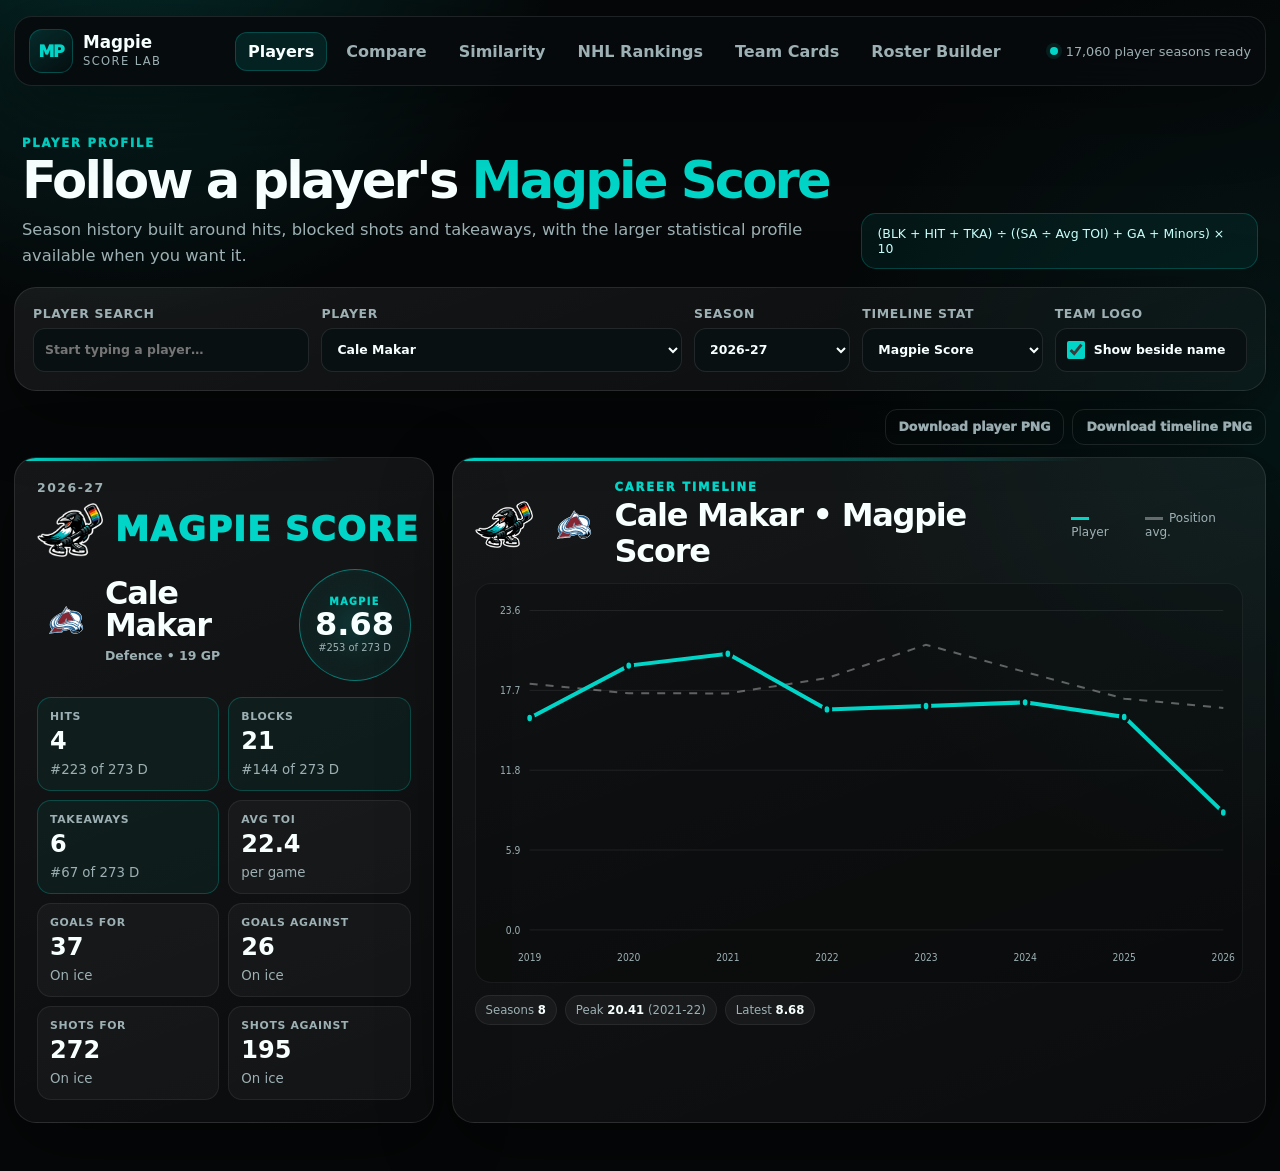
<file: index.html>
<!doctype html>
<html lang="en">
<head>
  <meta charset="utf-8">
  <meta name="viewport" content="width=device-width,initial-scale=1">
  <meta name="theme-color" content="#050708">
  <title>Magpie Score</title>
  <link rel="stylesheet" href="styles.css?v=24">
</head>
<body>
  <div class="app-shell">
    <header class="topbar">
      <a class="brand" href="#players" aria-label="Magpie Score home">
        <span class="brand-mark">MP</span>
        <span><strong>Magpie</strong><small>Score Lab</small></span>
      </a>
      <nav class="tabs" aria-label="Main navigation">
        <button data-view="players" class="tab active">Players</button>
        <button data-view="compare" class="tab">Compare</button>
        <button data-view="similarity" class="tab">Similarity</button>
        <button data-view="rankings" class="tab">NHL Rankings</button>
        <button data-view="teams" class="tab">Team Cards</button>
        <button data-view="roster" class="tab">Roster Builder</button>
      </nav>
      <div class="data-status" id="dataStatus"><span class="status-dot"></span><span>Loading data…</span></div>
    </header>

    <main>
      <section class="view active" id="view-players" data-view-panel="players">
        <div class="page-head">
          <div>
            <div class="eyebrow">PLAYER PROFILE</div>
            <h1>Follow a player's <span>Magpie Score</span></h1>
            <p>Season history built around hits, blocked shots and takeaways, with the larger statistical profile available when you want it.</p>
          </div>
          <div class="formula-chip">(BLK + HIT + TKA) ÷ ((SA ÷ Avg TOI) + GA + Minors) × 10</div>
        </div>

        <div class="control-grid player-controls panel">
          <label>Player search<input id="playerSearch" type="search" placeholder="Start typing a player…" autocomplete="off"></label>
          <label>Player<select id="playerSelect"></select></label>
          <label>Season<select id="playerSeason"></select></label>
          <label>Timeline stat<select id="timelineMetric">
            <option value="score">Magpie Score</option>
            <option value="hits">Hits</option>
            <option value="blocked">Blocked Shots</option>
            <option value="takeaways">Takeaways</option>
          </select></label>
          <label class="logo-toggle">Team logo<span class="check-control"><input id="showPlayerLogo" type="checkbox" checked><span>Show beside name</span></span></label>
        </div>

        <div class="download-actions"><button type="button" class="button ghost" data-export-card="playerCard">Download player PNG</button><button type="button" class="button ghost" data-export-card="playerTimelineCard">Download timeline PNG</button></div>
        <div class="player-layout">
          <article class="player-card card-surface" id="playerCard">
            <div class="card-kicker"><span id="playerCardSeason">—</span></div>
            <div class="card-brand"><img class="magpie-logo" alt="Magpie Hockey logo"><span class="eyebrow">MAGPIE SCORE</span></div>
            <div class="player-card-head">
              <div class="player-title-wrap">
                <img id="playerTeamLogo" class="player-team-logo hidden" alt="">
                <div>
                  <h2 id="playerCardName">Select a player</h2>
                  <div class="player-meta" id="playerCardMeta">—</div>
                </div>
              </div>
              <div class="score-orb"><small>MAGPIE</small><strong id="playerScore">—</strong><span id="playerRank">—</span></div>
            </div>
            <div class="core-stat-grid">
              <div class="stat-box focus"><span>Hits</span><strong id="playerHits">—</strong><small id="playerHitsRank">—</small></div>
              <div class="stat-box focus"><span>Blocks</span><strong id="playerBlocks">—</strong><small id="playerBlocksRank">—</small></div>
              <div class="stat-box focus"><span>Takeaways</span><strong id="playerTakeaways">—</strong><small id="playerTakeawaysRank">—</small></div>
              <div class="stat-box"><span>Avg TOI</span><strong id="playerTOI">—</strong><small>per game</small></div>
              <div class="stat-box"><span>Goals For</span><strong id="playerGF">—</strong><small>On ice</small></div>
              <div class="stat-box"><span>Goals Against</span><strong id="playerGA">—</strong><small>On ice</small></div>
              <div class="stat-box"><span>Shots For</span><strong id="playerSF">—</strong><small>On ice</small></div>
              <div class="stat-box"><span>Shots Against</span><strong id="playerSA">—</strong><small>On ice</small></div>
            </div>
          </article>

          <article class="timeline-card card-surface" id="playerTimelineCard">
            <div class="section-title-row"><div class="timeline-heading"><img class="magpie-logo" alt="Magpie Hockey logo"><img id="timelineTeamLogo" class="player-team-logo hidden" alt=""><div><div class="eyebrow">CAREER TIMELINE</div><h2 id="timelineTitle">Select a player</h2></div></div><div class="legend"><span><i class="player-line"></i>Player</span><span><i class="avg-line"></i>Position avg.</span></div></div>
            <div class="chart-wrap"><svg id="timelineChart" viewBox="0 0 1000 420" preserveAspectRatio="none" role="img" aria-label="Player timeline"></svg></div>
            <div class="timeline-summary" id="timelineSummary"></div>
          </article>
        </div>
      </section>

      <section class="view" id="view-compare" data-view-panel="compare">
        <div class="page-head">
          <div><div class="eyebrow">HEAD TO HEAD</div><h1>Compare <span>two players</span></h1><p>Each side has its own player and season. Percentiles are calculated against players at the same position in that season.</p></div>
        </div>
        <div class="compare-controls">
          <div class="panel compare-picker"><h3>Player One</h3><label>Player<select id="comparePlayerA"></select></label><label>Season<select id="compareSeasonA"></select></label></div>
          <div class="vs-badge">VS</div>
          <div class="panel compare-picker"><h3>Player Two</h3><label>Player<select id="comparePlayerB"></select></label><label>Season<select id="compareSeasonB"></select></label></div>
        </div>
        <div class="compare-stat-controls"><label>Comparison card stats<select id="compareStatsMode"><option value="total">Season totals</option><option value="per60">Per 60 minutes</option></select></label><span>Per 60 converts counting stats using each player’s total ice time. Magpie Score, games played and Avg TOI stay as season values.</span></div>
        <div class="compare-timeline-controls panel"><label class="check-control"><input id="showCompareTimeline" type="checkbox" checked><span>Show career timeline</span></label><label>Timeline stat<select id="compareTimelineMetric"><option value="score">Magpie Score</option><option value="hits">Hits</option><option value="blocked">Blocked Shots</option><option value="takeaways">Takeaways</option></select></label></div>
        <div class="download-actions"><button type="button" class="button ghost" data-export-card="comparisonCard">Download comparison PNG</button><button type="button" class="button ghost" id="exportCompareTimeline" data-export-card="compareTimelineCard">Download timeline PNG</button></div>
        <article class="comparison-card card-surface" id="comparisonCard">
          <div class="comparison-head"><div class="compare-player-title"><img id="compareLogoA" class="player-team-logo hidden" alt=""><span id="compareNameA">Player One</span></div><div class="comparison-title"><img class="magpie-logo" alt="Magpie Hockey logo"><span>MAGPIE SCORE<br>PLAYER COMPARISON</span></div><div class="compare-player-title right"><span id="compareNameB">Player Two</span><img id="compareLogoB" class="player-team-logo hidden" alt=""></div></div>
          <div class="comparison-body" id="comparisonBody"></div>
        </article>
        <article class="comparison-timeline card-surface" id="compareTimelineCard"><div class="section-title-row"><div class="compare-timeline-heading"><img class="magpie-logo" alt="Magpie Hockey logo"><div><div class="eyebrow">CAREER TIMELINE</div><h2 id="compareTimelineTitle">Head to head</h2></div></div><div class="compare-legend"><span><img id="compareTimelineLogoA" class="player-team-logo hidden" alt=""><i class="compare-line-a"></i><b id="compareLegendA">Player One</b></span><span><img id="compareTimelineLogoB" class="player-team-logo hidden" alt=""><i class="compare-line-b"></i><b id="compareLegendB">Player Two</b></span></div></div><div class="chart-wrap"><svg id="compareTimelineChart" viewBox="0 0 1000 330" preserveAspectRatio="none" role="img" aria-label="Two player career timeline"></svg></div></article>
      </section>

      <section class="view" id="view-similarity" data-view-panel="similarity">
        <div class="page-head"><div><div class="eyebrow">FIND A PLAYER'S CLOSEST MATCHES</div><h1>Player <span>Similarity</span></h1><p>Showcase a player and find their 10 closest season or career profiles.</p></div></div>
        <div class="panel control-grid similarity-controls">
          <label>Mode<select id="similarityMode"><option value="season">Season</option><option value="career">Career</option></select></label>
          <label>Search player<input id="similaritySearch" type="search" placeholder="Player name…" autocomplete="off"></label>
          <label>Player<select id="similarityPlayer"></select></label>
          <label id="similaritySeasonLabel">Season<select id="similaritySeason"></select></label>
          <label id="similarityPoolLabel">Match pool<select id="similarityPool"><option value="all">All available seasons</option><option value="season">Selected season only</option></select></label>
          <label>Position<select id="similarityPosition"><option value="same">Same position</option><option value="both">Forwards & Defence</option><option value="F">Forwards</option><option value="D">Defence</option></select></label>
          <label>Minimum candidate GP<input id="similarityMinGP" type="number" min="1" max="3000" step="1" value="10"></label>
          <label class="similarity-focus-label">Magpie focus <output id="similarityFocusValue" for="similarityFocus">60%</output><input id="similarityFocus" type="range" min="50" max="100" step="5" value="60"></label>
        </div>
        <p class="similarity-method" id="similarityMethod"></p>
        <div class="download-actions"><button type="button" class="button ghost" data-export-card="similarityCard">Download similarity PNG</button></div>
        <article class="card-surface similarity-card" id="similarityCard"></article>
      </section>

      <section class="view" id="view-rankings" data-view-panel="rankings">
        <div class="page-head"><div><div class="eyebrow">LEAGUE LEADERS</div><h1>NHL <span>Player Rankings</span></h1><p>Season-wide rankings across all NHL skaters. Set the minimum games played and choose a card.</p></div></div>
        <div class="control-grid panel rankings-controls">
          <label>Season<select id="rankingsSeason"></select></label>
          <label>Ranking card<select id="rankingsMode"><option value="magpie-top">Top 20 · Magpie Score</option><option value="hits-top">Top 20 · Hits</option><option value="blocked-top">Top 20 · Blocked Shots</option><option value="takeaways-top">Top 20 · Takeaways</option><option value="magpie-bottom">Bottom 20 · Magpie Score</option></select></label>
          <label>Position<select id="rankingsPosition"><option value="both">Both</option><option value="F">Forwards</option><option value="D">Defence</option></select></label>
          <label class="gp-slider-label">Minimum games played <output id="rankingsGPValue" for="rankingsMinGP">5 GP</output><input id="rankingsMinGP" type="range" min="1" max="82" step="1" value="5"><span class="gp-slider-ends"><span>1 GP</span><span id="rankingsGPMax">82 GP</span></span></label>
        </div>
        <div class="download-actions"><button type="button" class="button ghost" data-export-card="rankingsCard">Download rankings PNG</button></div>
        <article class="card-surface rankings-card" id="rankingsCard">
          <div class="rankings-card-head"><div><div class="eyebrow" id="rankingsCardSeason">NHL</div><h2 id="rankingsCardTitle">Top 20 · Magpie Score</h2><p id="rankingsCardContext"></p></div><img class="magpie-logo" alt="Magpie Hockey logo"></div>
          <div class="ranking-columns" id="rankingsRows"></div>
          <div class="rankings-card-footer" id="rankingsFooter"></div>
        </article>
      </section>

      <section class="view" id="view-teams" data-view-panel="teams">
        <div class="page-head">
          <div><div class="eyebrow">TEAM CARDS</div><h1>See the <span>entire team</span></h1><p>Rank the roster by Magpie Score, showcase key players, or simulate a new signing or trade before the source data catches up.</p></div>
        </div>
        <div class="team-layout">
          <aside class="panel team-controls">
            <label>Season<select id="teamSeason"></select></label>
            <label>Team<select id="teamSelect"></select></label>
            <label>Minimum GP<input id="teamMinGP" type="number" min="0" value="10"></label>
            <label>Position<select id="teamPosition"><option value="both">All skaters</option><option value="F">Forwards</option><option value="D">Defence</option></select></label>
            <hr>
            <h3>Showcase players</h3>
            <label>Highlight 1<select id="teamHighlightA"><option value="">None</option></select></label>
            <label>Highlight 2<select id="teamHighlightB"><option value="">None</option></select></label>
            <hr>
            <h3>Simulate roster change</h3>
            <label>Add outside player<input id="teamAddSearch" type="search" placeholder="Search player…"></label>
            <div class="picker-results" id="teamAddResults"></div>
            <div class="change-chip hidden" id="teamAddedChip"></div>
            <label>Remove current player<input id="teamRemoveSearch" type="search" placeholder="Search current roster…"></label>
            <div class="picker-results" id="teamRemoveResults"></div>
            <button class="button ghost full-width" id="resetTeamChanges">Reset simulated changes</button>
            <button type="button" class="button ghost full-width" data-export-card="teamCard">Download team PNG</button>
          </aside>

          <article class="team-card card-surface" id="teamCard">
            <div class="team-card-head"><div class="team-title-block"><img id="teamCardLogo" class="team-card-logo hidden" alt=""><div><div class="eyebrow">MAGPIE SCORE • TEAM CARD</div><h2 id="teamCardName">Select a team</h2><p id="teamCardSub">—</p></div></div><div class="team-brand"><img class="magpie-logo" alt="Magpie Hockey logo"><div class="team-summary"><span>Team Avg.</span><strong id="teamAvgScore">—</strong><small>Magpie Score</small></div></div></div>
            <div class="team-table-head"><span>#</span><span>Player</span><span>Pos</span><span>GP</span><span>HIT</span><span>BLK</span><span>TKA</span><span>Magpie</span></div>
            <div class="team-table" id="teamTable"></div>
          </article>
        </div>
      </section>

      <section class="view" id="view-roster" data-view-panel="roster">
        <div class="page-head">
          <div><div class="eyebrow">ROSTER BUILDER</div><h1>Build a complete <span>18-skater lineup</span></h1><p>Choose a season for each lineup spot when a player missed the main season. Role minutes determine each player’s projected contribution.</p></div>
        </div>
        <div class="panel roster-toolbar">
          <label>Season<select id="rosterSeason"></select></label>
          <label>Team filter<select id="rosterTeam"><option value="">All teams</option></select></label>
          <label>Minimum GP<input id="rosterMinGP" type="number" min="0" value="10"></label>
          <div class="toolbar-actions"><button class="button" id="autoTeamBtn">Load Team by TOI</button><button class="button ghost" id="clearRosterBtn">Clear</button></div>
        </div>
        <div class="panel roster-stat-mode"><label>Goals & shots on card<select id="rosterStatMode"><option value="actual">Historical results</option><option value="blend">Season preview · 50/50</option></select></label><p id="rosterStatDescription">Uses actual goals and shots from each player’s selected season, adjusted for assigned minutes.</p></div>
        <div class="panel auto-fill-options"><div><div class="eyebrow">AUTO FILL</div><h3>Build by stat</h3></div><label>Stat<select id="autoFillMetric"><option value="score">Magpie Score</option><option value="hits">Hits</option><option value="blocked">Blocked Shots</option><option value="takeaways">Takeaways</option><option value="gf">Goals For</option><option value="sf">Shots For</option><option value="ga">Goals Against</option><option value="sa">Shots Against</option></select></label><label>Result<select id="autoFillDirection"><option value="best">Best</option><option value="worst">Worst</option></select></label><button class="button secondary" id="autoBestBtn">Auto Fill Lineup</button></div>
        <p class="auto-fill-note">For goals and shots against, Best selects the lowest projected values. Auto Fill uses the main season, team filter, minimum GP and role ranges.</p>
        <div class="panel roster-card-options"><label>Card title<input id="rosterCustomTitle" type="text" maxlength="70" value="Projected Lineup" placeholder="Write a title for your card"></label><label>Card subtitle<input id="rosterCustomSubtitle" type="text" maxlength="70" placeholder="e.g. 2026-27 Season Preview"></label><label>Card team logo<select id="rosterCardTeamLogo"><option value="">No team logo</option></select></label></div>
        <p class="projection-note">HIT, BLK and TKA use each player’s selected season and assigned minutes. GF, SF, GA and SA count shared on-ice events once. Team Magpie is the ice-time-weighted average of the selected players’ scores.</p>
        <div class="download-actions"><button type="button" class="button ghost" data-export-card="rosterCard">Download lineup PNG</button></div>

        <div class="roster-layout">
          <div class="roster-builder-left">
            <section class="panel role-settings"><div class="section-title-row"><div><div class="eyebrow">ROLE SETTINGS</div><h2>Pool bands & assigned TOI</h2></div><button class="button ghost" id="resetRoleBtn">Reset</button></div><div id="roleSettingsGrid" class="role-grid"></div></section>
            <section class="panel lineup-editor"><div class="section-title-row"><div><div class="eyebrow">LINEUP</div><h2>Select players</h2></div><span class="mini" id="selectedCount">0 / 18</span></div><div id="lineupEditor"></div></section>
          </div>

          <article class="roster-card card-surface" id="rosterCard">
            <div class="roster-card-head"><div class="roster-card-title"><img id="rosterCardLogo" class="team-card-logo hidden" alt=""><div><div class="eyebrow" id="rosterCardSeason">—</div><h2 id="rosterCardTitle">Projected Lineup</h2></div></div><div class="roster-brand"><img class="magpie-logo" alt="Magpie Hockey logo"><div class="score-orb"><small>TEAM MAGPIE</small><strong id="rosterScore">0.00</strong></div></div></div>
            <div class="roster-kpis">
              <div><span>HIT</span><strong id="rosterHits">0.0</strong></div><div><span>BLK</span><strong id="rosterBlocks">0.0</strong></div><div><span>TKA</span><strong id="rosterTakeaways">0.0</strong></div><div><span>GF</span><strong id="rosterGF">0.0</strong></div><div><span>SF</span><strong id="rosterSF">0.0</strong></div><div><span>GA</span><strong id="rosterGA">0.0</strong></div><div><span>SA</span><strong id="rosterSA">0.0</strong></div>
            </div>
            <div class="roster-lines" id="rosterCardLines"></div>
          </article>
        </div>
      </section>
    </main>
  </div>

  <div class="download-status" id="downloadStatus" role="status" aria-live="polite"></div>
  <template id="emptyChartTemplate"><text x="500" y="215" text-anchor="middle" class="chart-empty">Select a player to see the timeline</text></template>
  <script src="assets/vendor/html-to-image-1.11.13.js"></script>
  <script src="similarity.js?v=3"></script>
  <script src="app.js?v=20261115-player-card-png"></script>
</body>
</html>
</file>
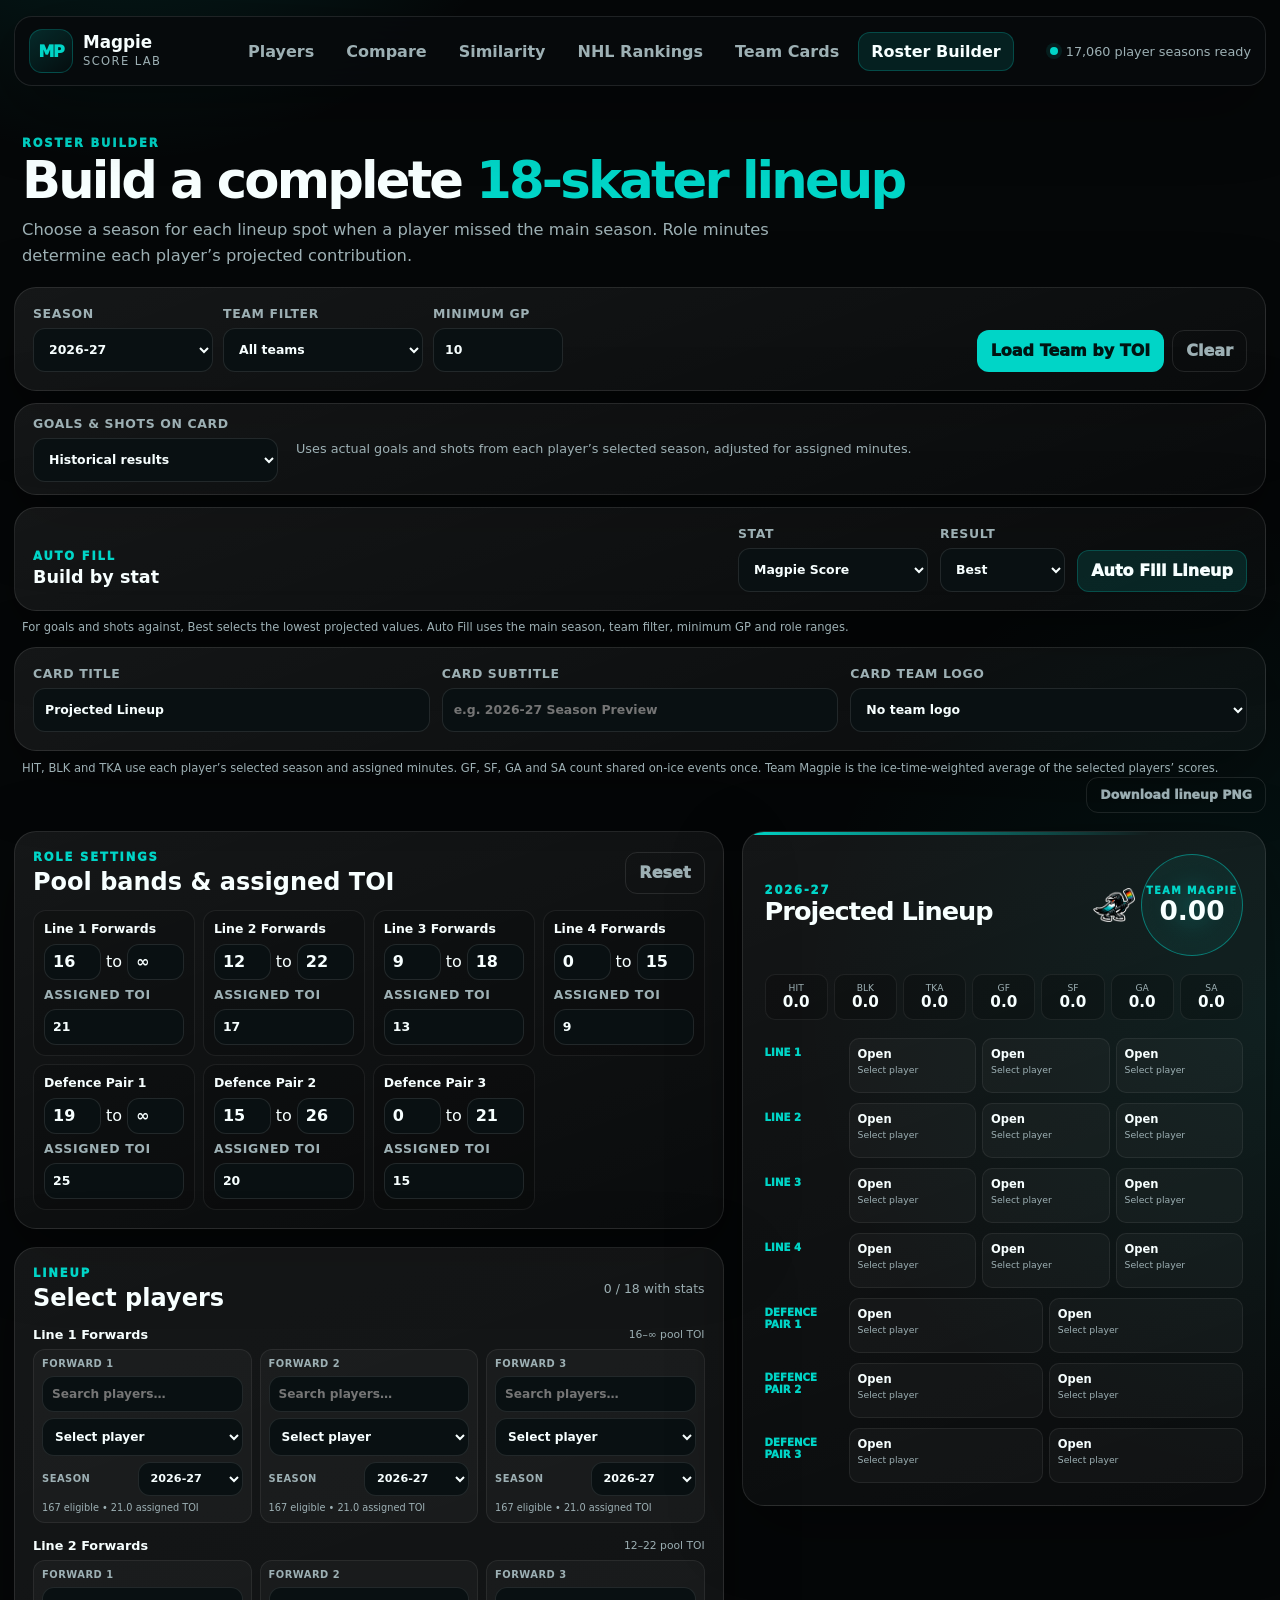
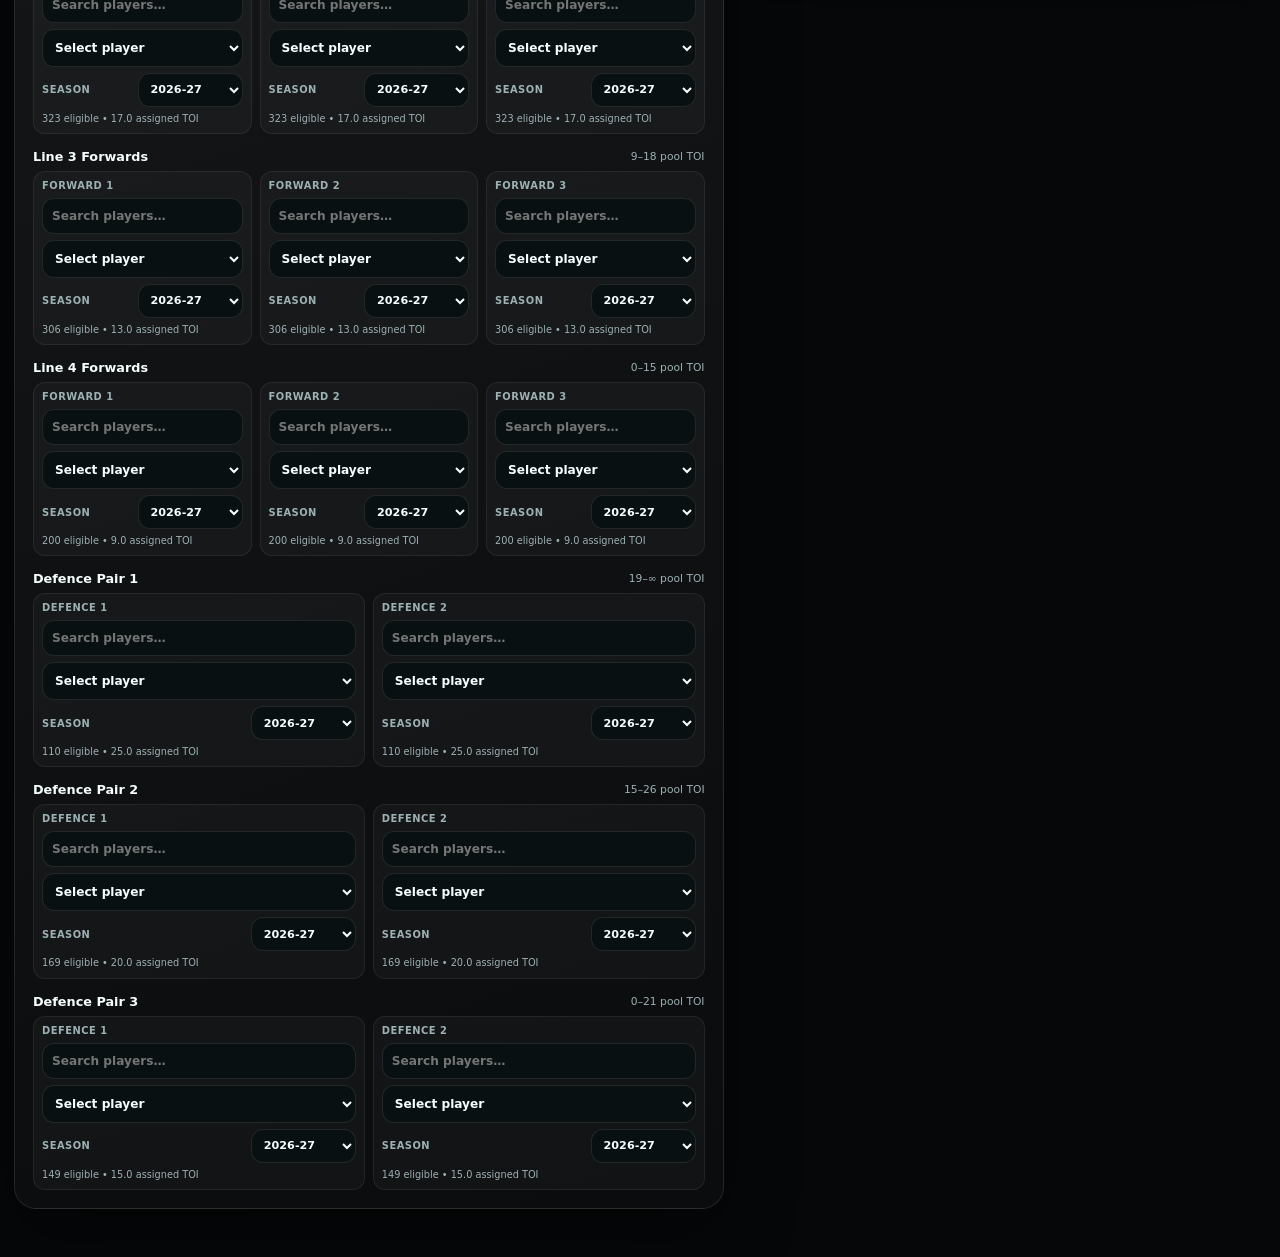
<file: roster-builder.html>
<!doctype html><html><head><meta charset="utf-8"><meta http-equiv="refresh" content="0; url=index.html#roster"><title>Magpie Score Roster Builder</title></head><body><script>location.replace('index.html#roster')</script></body></html>
</file>
<file: styles.css>
:root{
  --bg:#050708;--bg2:#0a0f11;--panel:#0d1416;--panel2:#111a1d;--text:#f7ffff;--muted:#9db0b4;
  --teal:#00d5c7;--teal2:#008e86;--gold:#ffd166;--red:#ff6b6b;--border:rgba(0,213,199,.24);
  --soft-border:rgba(255,255,255,.10);--shadow:0 22px 70px rgba(0,0,0,.38);--radius:22px;
}
*{box-sizing:border-box}html{scroll-behavior:smooth}body{margin:0;background:radial-gradient(circle at 10% -10%,rgba(0,213,199,.18),transparent 28rem),radial-gradient(circle at 100% 35%,rgba(0,213,199,.07),transparent 30rem),var(--bg);color:var(--text);font-family:Inter,ui-sans-serif,system-ui,-apple-system,BlinkMacSystemFont,"Segoe UI",sans-serif;min-height:100vh}.hidden{display:none!important}
button,input,select{font:inherit}.app-shell{width:min(1540px,calc(100vw - 28px));margin:auto;padding:16px 0 48px}.topbar{position:sticky;top:10px;z-index:20;display:flex;align-items:center;gap:20px;padding:12px 14px;background:rgba(7,11,13,.9);backdrop-filter:blur(18px);border:1px solid var(--soft-border);border-radius:18px;box-shadow:var(--shadow)}
.brand{display:flex;align-items:center;gap:10px;color:var(--text);text-decoration:none;min-width:170px}.brand-mark{width:44px;height:44px;border-radius:13px;display:grid;place-items:center;border:1px solid var(--border);background:linear-gradient(145deg,rgba(0,213,199,.16),rgba(0,213,199,.02));color:var(--teal);font-weight:1000;letter-spacing:-.08em}.brand strong{display:block;font-size:1.05rem;line-height:1}.brand small{display:block;color:var(--muted);margin-top:3px;font-size:.72rem;letter-spacing:.12em;text-transform:uppercase}.tabs{display:flex;gap:6px;flex:1;justify-content:center}.tab{border:0;background:transparent;color:var(--muted);padding:10px 13px;border-radius:12px;font-weight:800;cursor:pointer}.tab:hover,.tab.active{background:rgba(0,213,199,.11);color:var(--text)}.tab.active{box-shadow:inset 0 0 0 1px var(--border)}.data-status{display:flex;align-items:center;gap:8px;color:var(--muted);font-size:.8rem;min-width:150px;justify-content:flex-end}.status-dot{width:8px;height:8px;border-radius:50%;background:var(--gold);box-shadow:0 0 0 4px rgba(255,209,102,.1)}.data-status.ready .status-dot{background:var(--teal);box-shadow:0 0 0 4px rgba(0,213,199,.1)}.data-status.error .status-dot{background:var(--red)}
main{padding-top:24px}.view{display:none}.view.active{display:block}.page-head{display:flex;align-items:end;justify-content:space-between;gap:24px;padding:26px 8px 18px}.page-head h1{font-size:clamp(2.1rem,4vw,4.7rem);line-height:.95;letter-spacing:-.055em;margin:6px 0 12px;max-width:900px}.page-head h1 span{color:var(--teal)}.page-head p{max-width:820px;color:var(--muted);font-size:1.02rem;line-height:1.6;margin:0}.eyebrow{color:var(--teal);font-size:.72rem;font-weight:1000;letter-spacing:.16em;text-transform:uppercase}.formula-chip{border:1px solid var(--border);background:rgba(0,213,199,.07);border-radius:15px;padding:12px 15px;color:#c9fffb;font-size:.78rem;max-width:420px}.panel,.card-surface{border:1px solid var(--soft-border);background:linear-gradient(160deg,rgba(255,255,255,.065),rgba(255,255,255,.025));border-radius:var(--radius);box-shadow:var(--shadow)}.panel{padding:18px}.card-surface{overflow:hidden;position:relative}.card-surface:before{content:"";position:absolute;inset:0 0 auto;height:3px;background:linear-gradient(90deg,var(--teal),transparent 78%)}
label{display:grid;gap:7px;color:var(--muted);font-size:.78rem;font-weight:800;text-transform:uppercase;letter-spacing:.05em}input,select{width:100%;min-height:44px;border:1px solid var(--soft-border);background:#091012;color:var(--text);border-radius:12px;padding:9px 11px;outline:none;text-transform:none;letter-spacing:0;font-weight:700}input:focus,select:focus{border-color:rgba(0,213,199,.65);box-shadow:0 0 0 3px rgba(0,213,199,.08)}.control-grid{display:grid;grid-template-columns:1.15fr 1.5fr .65fr .75fr .8fr;gap:12px;margin-bottom:18px}.player-layout{display:grid;grid-template-columns:minmax(360px,.68fr) minmax(600px,1.32fr);gap:18px}.player-card{padding:22px}.card-kicker,.player-meta{color:var(--muted);font-size:.78rem;font-weight:800}.card-kicker{display:flex;justify-content:space-between;letter-spacing:.12em;text-transform:uppercase}.player-card-head{display:flex;justify-content:space-between;gap:18px;align-items:center;padding:22px 0}.player-title-wrap{display:flex;align-items:center;gap:14px;min-width:0}.player-team-logo{width:58px;height:58px;object-fit:contain;flex:0 0 58px}.check-control{min-height:44px;display:flex;align-items:center;gap:9px;padding:9px 11px;border:1px solid var(--soft-border);background:#091012;border-radius:12px;color:var(--text);font-size:.78rem;text-transform:none;letter-spacing:0}.check-control input{width:18px;height:18px;min-height:0;margin:0;accent-color:var(--teal);box-shadow:none}.check-control span{white-space:nowrap}.player-card h2,.timeline-card h2,.team-card h2,.roster-card h2{font-size:clamp(1.55rem,2.5vw,2.5rem);line-height:1;margin:0;letter-spacing:-.04em}.player-meta{margin-top:7px}.score-orb{flex:0 0 126px;aspect-ratio:1;border-radius:50%;display:grid;place-content:center;text-align:center;border:1px solid rgba(0,213,199,.5);background:radial-gradient(circle,rgba(0,213,199,.18),rgba(0,213,199,.03) 65%);box-shadow:inset 0 0 28px rgba(0,213,199,.1)}.score-orb small{color:var(--teal);font-size:.6rem;letter-spacing:.15em;font-weight:1000}.score-orb strong{font-size:2rem;line-height:1.1}.score-orb span{font-size:.62rem;color:var(--muted)}.core-stat-grid{display:grid;grid-template-columns:repeat(2,1fr);gap:9px}.stat-box{background:rgba(255,255,255,.035);border:1px solid rgba(255,255,255,.07);border-radius:14px;padding:12px}.stat-box.focus{border-color:rgba(0,213,199,.25);background:rgba(0,213,199,.055)}.stat-box span{display:block;color:var(--muted);font-size:.68rem;text-transform:uppercase;font-weight:900;letter-spacing:.06em}.stat-box strong{display:block;font-size:1.5rem;margin:4px 0}.stat-box small{color:var(--muted)}.button{border:1px solid transparent;background:var(--teal);color:#001412;border-radius:12px;min-height:42px;padding:9px 13px;font-weight:1000;cursor:pointer}.button:hover{filter:brightness(1.06)}.button.secondary{background:rgba(0,213,199,.12);color:var(--text);border-color:var(--border)}.button.ghost{background:transparent;color:var(--muted);border-color:var(--soft-border)}.full-width{width:100%;margin-top:14px}.timeline-card{padding:22px;min-height:545px}.section-title-row{display:flex;justify-content:space-between;align-items:center;gap:14px}.section-title-row h2{margin:4px 0 0}.legend{display:flex;gap:14px;color:var(--muted);font-size:.75rem}.legend i{display:inline-block;width:18px;height:3px;margin-right:6px;vertical-align:middle}.player-line{background:var(--teal)}.avg-line{background:rgba(255,255,255,.35)}.chart-wrap{height:400px;margin-top:14px;border-radius:16px;background:rgba(0,0,0,.18);border:1px solid rgba(255,255,255,.06);overflow:hidden}#timelineChart{width:100%;height:100%}.chart-grid{stroke:rgba(255,255,255,.08);stroke-width:1;vector-effect:non-scaling-stroke}.chart-axis{fill:var(--muted);font-size:12px}.chart-player{stroke:var(--teal);stroke-width:4;fill:none;vector-effect:non-scaling-stroke}.chart-average{stroke:rgba(255,255,255,.34);stroke-width:2;stroke-dasharray:8 8;fill:none;vector-effect:non-scaling-stroke}.chart-dot{fill:var(--teal);stroke:#061112;stroke-width:3;vector-effect:non-scaling-stroke}.chart-empty{fill:var(--muted);font-size:22px}.timeline-summary{display:flex;gap:8px;flex-wrap:wrap;margin-top:12px}.summary-pill{padding:7px 10px;border-radius:999px;background:rgba(255,255,255,.045);border:1px solid rgba(255,255,255,.07);color:var(--muted);font-size:.73rem}.summary-pill strong{color:var(--text)}
.full-stats-panel{margin-top:18px}.stat-section-tabs{display:flex;gap:8px;flex-wrap:wrap;margin:16px 0}.stat-tab{border:1px solid var(--soft-border);background:transparent;color:var(--muted);border-radius:999px;padding:8px 12px;font-weight:800;cursor:pointer}.stat-tab.active{background:rgba(0,213,199,.1);color:var(--text);border-color:var(--border)}.full-stat-grid{display:grid;grid-template-columns:repeat(4,minmax(0,1fr));gap:8px}.full-stat-item{padding:11px 12px;border-radius:12px;background:rgba(0,0,0,.18);border:1px solid rgba(255,255,255,.06)}.full-stat-item span{display:block;font-size:.68rem;color:var(--muted);word-break:break-word}.full-stat-item strong{display:block;margin-top:4px;font-size:1rem}
.compare-controls{display:grid;grid-template-columns:1fr 80px 1fr;gap:14px;align-items:center}.compare-picker{display:grid;grid-template-columns:1fr 1fr;gap:10px}.compare-picker h3{grid-column:1/-1;margin:0}.vs-badge{width:60px;height:60px;border-radius:50%;display:grid;place-items:center;margin:auto;border:1px solid var(--border);background:rgba(0,213,199,.08);color:var(--teal);font-weight:1000}.comparison-card{margin-top:18px;padding:20px}.comparison-head{display:grid;grid-template-columns:1fr auto 1fr;gap:12px;align-items:center;text-align:center;font-weight:1000;font-size:1.1rem}.comparison-head>div:first-child{text-align:left}.comparison-head>div:last-child{text-align:right}.comparison-title{color:var(--muted);font-size:.7rem;letter-spacing:.14em}.comparison-body{margin-top:18px}.compare-row{display:grid;grid-template-columns:1fr 160px 1fr;align-items:center;border-top:1px solid rgba(255,255,255,.07);min-height:66px}.compare-value{display:flex;align-items:baseline;gap:8px;font-size:1.25rem;font-weight:1000}.compare-value.right{justify-content:flex-end}.compare-label{text-align:center;color:var(--muted);font-weight:800;font-size:.75rem;text-transform:uppercase}.percentile{font-size:.62rem;color:var(--teal);font-weight:800}.compare-value.lead{color:var(--gold)}
.team-layout{display:grid;grid-template-columns:330px 1fr;gap:18px}.team-controls{display:grid;align-content:start;gap:12px}.team-controls h3{margin:0}.team-controls hr{width:100%;border:0;border-top:1px solid rgba(255,255,255,.08);margin:4px 0}.picker-results{display:grid;gap:5px;max-height:190px;overflow:auto}.picker-btn,.remove-btn,.change-chip{width:100%;text-align:left;border:1px solid rgba(255,255,255,.07);background:rgba(255,255,255,.035);color:var(--text);border-radius:10px;padding:8px 10px;cursor:pointer;font-size:.76rem}.picker-btn small,.remove-btn small{display:block;color:var(--muted);margin-top:2px}.remove-btn.removed{border-color:rgba(255,107,107,.4);color:#ffc0c0}.change-chip{border-color:var(--border);background:rgba(0,213,199,.08)}.team-card{padding:22px}.team-card-head{display:flex;justify-content:space-between;align-items:center;gap:20px;margin-bottom:18px}.team-card-head p{color:var(--muted);margin:7px 0 0}.team-summary{text-align:right}.team-summary span,.team-summary small{display:block;color:var(--muted);font-size:.68rem;text-transform:uppercase}.team-summary strong{display:block;font-size:2rem}.team-table-head,.team-row{display:grid;grid-template-columns:40px minmax(160px,1.7fr) 45px 50px 60px 60px 60px 60px 70px 80px;gap:7px;align-items:center}.team-table-head{color:var(--muted);font-size:.63rem;text-transform:uppercase;font-weight:900;padding:0 8px 8px}.team-row{min-height:42px;padding:7px 8px;border-top:1px solid rgba(255,255,255,.06);font-size:.78rem}.team-row.highlight{background:linear-gradient(90deg,rgba(0,213,199,.13),transparent);border-color:rgba(0,213,199,.25)}.team-row.added{box-shadow:inset 3px 0 0 var(--gold)}.team-row .rank{color:var(--muted)}.team-row .score{color:var(--teal);font-weight:1000}.team-row .player-name{font-weight:900}.tag{display:inline-block;margin-left:7px;padding:2px 5px;border-radius:5px;background:rgba(255,209,102,.14);color:var(--gold);font-size:.56rem;text-transform:uppercase}
.roster-toolbar{display:grid;grid-template-columns:180px 200px 130px 1fr;gap:10px;align-items:end}.toolbar-actions{display:flex;gap:8px;justify-content:flex-end;flex-wrap:wrap}.roster-layout{display:grid;grid-template-columns:minmax(620px,1.15fr) minmax(500px,.85fr);gap:18px;margin-top:18px}.roster-builder-left{display:grid;gap:18px}.role-settings,.lineup-editor{padding:18px}.role-grid{display:grid;grid-template-columns:repeat(4,1fr);gap:8px;margin-top:14px}.role-setting{border:1px solid rgba(255,255,255,.07);background:rgba(0,0,0,.14);border-radius:13px;padding:10px}.role-setting strong{display:block;font-size:.78rem;margin-bottom:8px}.range-inputs{display:grid;grid-template-columns:1fr auto 1fr;gap:5px;align-items:center}.role-setting input{min-height:36px;padding:6px 8px}.role-setting .assigned{margin-top:7px}.mini{color:var(--muted);font-size:.78rem}.line-group{margin-top:15px}.line-group-title{display:flex;justify-content:space-between;align-items:center;margin-bottom:7px}.line-group-title strong{font-size:.8rem}.line-group-title span{color:var(--muted);font-size:.67rem}.slot-grid{display:grid;grid-template-columns:repeat(3,1fr);gap:8px}.slot-grid.defence{grid-template-columns:repeat(2,1fr)}.slot{background:rgba(255,255,255,.03);border:1px solid rgba(255,255,255,.07);border-radius:12px;padding:8px}.slot label{font-size:.62rem}.slot select{min-height:38px;padding:6px 8px;font-size:.76rem}.slot-meta{color:var(--muted);font-size:.61rem;margin-top:5px;line-height:1.35}.roster-card{padding:22px;align-self:start;position:sticky;top:94px}.roster-card-head{display:flex;justify-content:space-between;align-items:center;gap:14px}.roster-card-head p{color:var(--muted);margin:7px 0 0}.roster-kpis{display:grid;grid-template-columns:repeat(7,1fr);gap:6px;margin:18px 0}.roster-kpis div{border:1px solid rgba(255,255,255,.07);background:rgba(0,0,0,.18);border-radius:10px;padding:8px;text-align:center}.roster-kpis span{display:block;color:var(--muted);font-size:.57rem}.roster-kpis strong{display:block;font-size:.95rem}.roster-lines{display:grid;gap:10px}.roster-line{display:grid;grid-template-columns:76px 1fr;gap:8px;align-items:start}.roster-line-label{color:var(--teal);font-size:.64rem;text-transform:uppercase;font-weight:1000;padding-top:8px}.roster-players{display:grid;grid-template-columns:repeat(3,1fr);gap:6px}.roster-players.defence{grid-template-columns:repeat(2,1fr)}.roster-player{border:1px solid rgba(255,255,255,.07);border-radius:10px;padding:8px;background:rgba(255,255,255,.03);min-height:55px}.roster-player strong{display:block;font-size:.72rem}.roster-player small{display:block;color:var(--muted);font-size:.58rem;margin-top:3px}
@media(max-width:1150px){.player-layout,.team-layout,.roster-layout{grid-template-columns:1fr}.roster-card{position:static}.control-grid{grid-template-columns:1fr 1fr}.full-stat-grid{grid-template-columns:repeat(3,1fr)}.role-grid{grid-template-columns:repeat(2,1fr)}}
@media(max-width:820px){.app-shell{width:min(100vw - 16px,1540px);padding-top:8px}.topbar{top:4px;flex-wrap:wrap}.brand{min-width:0}.data-status{display:none}.tabs{order:3;width:100%;overflow:auto;justify-content:flex-start}.tab{white-space:nowrap}.page-head{padding-left:4px;padding-right:4px;display:block}.formula-chip{margin-top:14px}.control-grid,.compare-picker,.roster-toolbar{grid-template-columns:1fr}.compare-controls{grid-template-columns:1fr}.vs-badge{width:42px;height:42px}.comparison-head{grid-template-columns:1fr 80px 1fr;font-size:.8rem}.compare-row{grid-template-columns:1fr 100px 1fr}.team-table-head,.team-row{grid-template-columns:34px minmax(140px,1fr) 40px 44px 52px 52px 52px 64px}.team-table-head span:nth-child(8),.team-table-head span:nth-child(9),.team-row span:nth-child(8),.team-row span:nth-child(9){display:none}.role-grid{grid-template-columns:1fr 1fr}.full-stat-grid{grid-template-columns:repeat(2,1fr)}.roster-kpis{grid-template-columns:repeat(4,1fr)}}
@media(max-width:560px){.control-grid{grid-template-columns:1fr}.player-card-head,.team-card-head,.roster-card-head{align-items:flex-start}.score-orb{flex-basis:104px}.core-stat-grid{grid-template-columns:1fr 1fr}.chart-wrap{height:320px}.legend{display:none}.full-stat-grid{grid-template-columns:1fr}.slot-grid,.slot-grid.defence{grid-template-columns:1fr}.role-grid{grid-template-columns:1fr}.team-table-head,.team-row{grid-template-columns:30px minmax(130px,1fr) 34px 42px 48px 48px 58px}.team-table-head span:nth-child(7),.team-row span:nth-child(7){display:none}.roster-players,.roster-players.defence{grid-template-columns:1fr}.roster-line{grid-template-columns:62px 1fr}}

/* Card identity and compact comparison */
.magpie-logo{width:60px;height:50px;object-fit:contain;flex:none;border-radius:9px}
.card-brand{display:flex;justify-content:space-between;align-items:center;gap:10px;margin-top:14px}
.card-brand .eyebrow{font-size:.84rem}
.player-card .card-brand{justify-content:flex-start;gap:12px;margin-top:6px}
.player-card .card-brand .magpie-logo{width:66px;height:58px}
.player-card .card-brand .eyebrow{font-size:clamp(1.65rem,2.65vw,2.15rem);line-height:1.1;letter-spacing:.04em;white-space:nowrap}
.player-card .player-card-head{align-items:flex-start;gap:10px;padding:10px 0 16px}
.player-card .player-title-wrap{gap:10px;padding-top:8px}
.player-card .score-orb{flex-basis:112px}
.timeline-heading,.team-title-block,.roster-card-title,.team-brand,.roster-brand,.compare-player-title{display:flex;align-items:center;gap:12px;min-width:0}
.timeline-heading h2,.team-title-block h2,.roster-card-title h2{line-height:1.12}
.timeline-heading .magpie-logo{width:58px;height:48px}
.team-card-logo{width:72px;height:72px;object-fit:contain;flex:none}
.team-brand,.roster-brand{gap:14px}
.team-brand .magpie-logo,.roster-brand .magpie-logo{width:60px;height:55px}
.team-title-block>div,.roster-card-title>div{min-width:0}
.team-table-head,.team-row{grid-template-columns:40px minmax(160px,1.7fr) 45px 50px 60px 60px 60px 80px}
.comparison-card,.comparison-timeline{max-width:1060px;margin:16px auto 0}
.comparison-card{padding:18px 26px}
.comparison-head{grid-template-columns:minmax(0,1fr) 126px minmax(0,1fr);font-size:1rem}
.comparison-title{display:grid;justify-items:center;gap:3px;line-height:1.3;font-size:.64rem;color:var(--teal)}
.comparison-title .magpie-logo{width:66px;height:55px}
.compare-player-title{text-align:left;line-height:1.2}
.compare-player-title.right{justify-content:flex-end;text-align:right}
.compare-player-title .player-team-logo{width:46px;height:46px;flex-basis:46px}
.comparison-body{margin-top:10px}
.compare-row{min-height:43px;grid-template-columns:minmax(0,1fr) 170px minmax(0,1fr)}
.compare-value{font-size:1.05rem}
.compare-timeline-controls{display:flex;align-items:end;justify-content:flex-end;gap:16px;margin-top:16px;padding:12px 16px}
.compare-timeline-controls>label:last-child{min-width:180px}
.comparison-timeline{padding:20px 24px}
.comparison-timeline h2{margin:4px 0;font-size:1.35rem}
.comparison-timeline .chart-wrap{height:285px}
.compare-legend{display:flex;gap:16px;flex-wrap:wrap;font-size:.75rem;color:var(--muted)}
.compare-timeline-heading{display:flex;align-items:center;gap:12px;min-width:0}
.compare-timeline-heading .magpie-logo{width:56px;height:52px;flex:0 0 56px;object-fit:contain}
.compare-legend span{display:inline-flex;align-items:center;gap:7px}
.compare-legend .player-team-logo{width:34px;height:34px;flex:0 0 34px}
.compare-legend i{display:inline-block;width:20px;height:3px;vertical-align:middle;flex:0 0 20px}
.compare-line-a{background:var(--teal)}.compare-line-b{background:var(--gold)}
.chart-compare-b{stroke:var(--gold);stroke-width:4;fill:none;vector-effect:non-scaling-stroke}
.chart-compare-dot-b{fill:var(--gold);stroke:#061112;stroke-width:3;vector-effect:non-scaling-stroke}
.roster-card-options{display:grid;grid-template-columns:repeat(3,minmax(0,1fr));gap:12px;margin-top:12px}
@media(max-width:760px){.roster-card-options{grid-template-columns:repeat(2,minmax(0,1fr))}}
.projection-note{margin:9px 8px 0;color:var(--muted);font-size:.72rem;line-height:1.45}
.compare-timeline-controls{max-width:1060px;margin:16px auto 0;justify-content:flex-start}
.roster-card-head{display:grid;grid-template-columns:minmax(0,1fr) auto;gap:8px}
.roster-card-title{gap:8px}
.roster-card-title .team-card-logo{width:52px;height:52px}
.roster-card-title h2{font-size:clamp(1.4rem,2vw,2rem);overflow-wrap:anywhere}
.roster-brand{gap:6px}
.roster-brand .magpie-logo{width:42px;height:38px}
.roster-card .score-orb{flex-basis:102px;width:102px}
.roster-card .score-orb strong{font-size:1.65rem}
.slot-fields{display:grid;gap:6px}
.slot-fields input[data-player-search]{min-height:36px;padding:6px 9px;font-size:.76rem;font-weight:600}
.slot-fields>select[data-slot]{min-height:38px}
.slot-fields .slot-season{display:grid;grid-template-columns:auto minmax(0,105px);gap:8px;align-items:center}
.slot-fields .slot-season select{min-height:34px;font-size:.7rem}
.roster-stat-mode{display:flex;align-items:center;gap:18px;margin-top:12px;padding:12px 18px}
.roster-stat-mode label{min-width:245px}
.roster-stat-mode p{color:var(--muted);font-size:.8rem;line-height:1.4;margin:0}
@media(max-width:760px){.roster-stat-mode{display:block}.roster-stat-mode p{margin-top:10px}}
.download-actions{display:flex;justify-content:flex-end;gap:8px;flex-wrap:wrap;margin:0 0 12px}
.download-actions .button{min-height:36px;padding:7px 13px;font-size:.78rem}
.download-status{position:fixed;right:16px;bottom:16px;z-index:40;max-width:min(360px,calc(100vw - 32px));padding:10px 14px;border:1px solid var(--border);border-radius:12px;background:#0d1416;color:var(--text);box-shadow:var(--shadow);font-size:.85rem;line-height:1.4}
.download-status:empty{display:none}
.export-card.player-card .core-stat-grid{grid-template-columns:repeat(2,minmax(0,1fr))}
.export-card.comparison-card .comparison-head{grid-template-columns:1fr auto 1fr;font-size:1.1rem}
.export-card.comparison-card .compare-row{grid-template-columns:minmax(0,1fr) 160px minmax(0,1fr)}
.export-card.team-card .team-table-head,.export-card.team-card .team-row{grid-template-columns:30px minmax(140px,1fr) 30px 34px repeat(3,42px) 64px;gap:6px}
.export-card.team-card .team-table-head span,.export-card.team-card .team-row span{display:block}
.export-card.roster-card .roster-kpis{grid-template-columns:repeat(7,minmax(0,1fr))}
.export-card.roster-card .roster-players{grid-template-columns:repeat(3,minmax(0,1fr))}
.export-card.roster-card .roster-players.defence{grid-template-columns:repeat(2,minmax(0,1fr))}
.export-card.roster-card .roster-line{grid-template-columns:76px minmax(0,1fr)}
.roster-player small{line-height:1.35}
.rookie-entry{display:flex;align-items:end;gap:6px;min-width:0}
.rookie-entry label{flex:1;min-width:0}
.rookie-entry input{min-height:34px;padding:6px 8px;font-size:.8rem}
.rookie-remove{min-height:34px;padding:6px 8px;font-size:.7rem;white-space:nowrap}
.rookie-player{border-color:rgba(0,213,199,.3);background:rgba(0,213,199,.07)}
.auto-fill-options{display:grid;grid-template-columns:minmax(150px,1fr) minmax(150px,190px) 125px 170px;gap:12px;align-items:end;margin-top:12px}
.auto-fill-options h3{margin:4px 0 5px;font-size:1.1rem}
.auto-fill-note{color:var(--muted);font-size:.72rem;line-height:1.4;margin:8px 8px 0}
/* Keep the team card close to the width its eight columns actually need. */
.team-card{width:100%;max-width:740px;justify-self:center;align-self:start;padding:18px}
.team-card-head{gap:12px;margin-bottom:12px}
.team-title-block h2{font-size:clamp(1.6rem,2.4vw,2rem)}
.team-card-logo{width:54px;height:54px}
.team-brand .magpie-logo{width:48px;height:44px}
.team-summary strong{font-size:1.65rem;line-height:1.1}
.team-table-head,.team-row{grid-template-columns:30px minmax(140px,1fr) 30px 34px repeat(3,42px) 64px;gap:6px}
.team-table-head{padding:0 6px 6px;font-size:.78rem}
.team-row{min-height:40px;padding:5px 6px;font-size:1rem}
@media(max-width:900px){.auto-fill-options{grid-template-columns:1fr 1fr}}
@media(max-width:560px){.auto-fill-options{grid-template-columns:1fr}}
@media(max-width:820px){.comparison-head{grid-template-columns:minmax(0,1fr) 90px minmax(0,1fr);font-size:.78rem}.comparison-title .magpie-logo{width:45px;height:40px}.compare-player-title .player-team-logo{width:34px;height:34px;flex-basis:34px}.comparison-card{padding:15px}.compare-row{grid-template-columns:minmax(0,1fr) 115px minmax(0,1fr);min-height:48px}.team-table-head,.team-row{grid-template-columns:34px minmax(130px,1fr) 40px 44px 52px 52px 52px 64px}.team-table-head span:nth-child(8),.team-row span:nth-child(8){display:block}}
@media(max-width:560px){.team-title-block,.roster-card-title{align-items:flex-start}.team-card-logo{width:48px;height:48px}.team-brand,.roster-brand{align-items:flex-start}.team-brand .magpie-logo,.roster-brand .magpie-logo{width:40px;height:38px}.roster-card-options{grid-template-columns:1fr}.compare-timeline-controls{flex-wrap:wrap;justify-content:flex-start}.comparison-timeline{padding:14px}.comparison-timeline .chart-wrap{height:240px}.compare-legend{font-size:.65rem}.compare-player-title{flex-wrap:wrap;gap:4px}.compare-row{grid-template-columns:minmax(0,1fr) 95px minmax(0,1fr)}.compare-value{font-size:.85rem;flex-wrap:wrap;gap:2px}.percentile{font-size:.52rem}.team-table-head,.team-row{grid-template-columns:26px minmax(115px,1fr) 44px 44px 44px 56px;font-size:.68rem}.team-table-head span:nth-child(3),.team-row span:nth-child(3),.team-table-head span:nth-child(4),.team-row span:nth-child(4){display:none}.team-table-head span:nth-child(7),.team-row span:nth-child(7){display:block}}
@media(max-width:560px){.team-card{padding:12px}.team-card-head{flex-wrap:wrap}.team-brand{margin-left:auto}.team-table-head,.team-row{grid-template-columns:20px minmax(72px,1fr) repeat(3,32px) 48px;gap:4px}.team-table-head{padding:0 4px 6px;font-size:.63rem}.team-row{padding:5px 4px;font-size:.85rem}}
@media(max-width:760px){.comparison-timeline .section-title-row{flex-wrap:wrap}.compare-legend .player-team-logo{width:28px;height:28px;flex-basis:28px}}

/* Let the comparison figures and percentile indicators use the full card width. */
.comparison-card{padding:22px 26px}
.comparison-card .comparison-head{grid-template-columns:minmax(0,1fr) 136px minmax(0,1fr);font-size:1.28rem;gap:18px}
.comparison-card .compare-player-title{gap:12px}
.comparison-card .compare-player-title .player-team-logo{width:54px;height:54px;flex-basis:54px}
.comparison-card .comparison-title{font-size:.79rem}
.comparison-card .comparison-title .magpie-logo{width:74px;height:64px}
.comparison-card .comparison-body{margin-top:12px}
.comparison-card .compare-row{grid-template-columns:minmax(0,1fr) 166px minmax(0,1fr);min-height:58px;gap:14px}
.comparison-card .compare-value{display:flex;align-items:center;gap:11px;min-width:0;font-size:1.55rem;line-height:1.15}
.comparison-card .compare-value strong{font-weight:1000;white-space:nowrap}
.comparison-card .compare-label{font-size:.92rem;line-height:1.2}
.comparison-card .percentile{font-size:.77rem;white-space:nowrap}
.comparison-card .compare-meter{flex:1;min-width:18px;height:7px;border-radius:99px;background:rgba(255,255,255,.09);overflow:hidden}
.comparison-card .compare-meter i{display:block;height:100%;border-radius:inherit;background:var(--teal)}
.comparison-card .compare-value.lead .compare-meter i{background:var(--gold)}
.comparison-card .compare-value.right .compare-meter{display:flex;justify-content:flex-end}
.export-card.comparison-card .comparison-head{grid-template-columns:minmax(0,1fr) 136px minmax(0,1fr);font-size:1.28rem}
.export-card.comparison-card .compare-row{grid-template-columns:minmax(0,1fr) 166px minmax(0,1fr)}
@media(max-width:820px){.comparison-card{padding:18px}.comparison-card .comparison-head{grid-template-columns:minmax(0,1fr) 110px minmax(0,1fr);font-size:1.05rem;gap:10px}.comparison-card .comparison-title .magpie-logo{width:60px;height:52px}.comparison-card .compare-player-title .player-team-logo{width:42px;height:42px;flex-basis:42px}.comparison-card .compare-row{grid-template-columns:minmax(0,1fr) 125px minmax(0,1fr);gap:8px}.comparison-card .compare-value{font-size:1.25rem;gap:6px}.comparison-card .compare-label{font-size:.75rem}.comparison-card .percentile{font-size:.65rem}}
@media(max-width:560px){.comparison-card .comparison-head{grid-template-columns:minmax(0,1fr) 75px minmax(0,1fr);font-size:.88rem;gap:6px}.comparison-card .comparison-title{font-size:.56rem}.comparison-card .comparison-title .magpie-logo{width:42px;height:38px}.comparison-card .compare-player-title .player-team-logo{width:30px;height:30px;flex-basis:30px}.comparison-card .compare-row{grid-template-columns:minmax(0,1fr) 87px minmax(0,1fr);gap:5px;min-height:52px}.comparison-card .compare-value{font-size:1.05rem;gap:3px;flex-wrap:wrap}.comparison-card .compare-label{font-size:.65rem}.comparison-card .percentile{font-size:.56rem}.comparison-card .compare-meter{display:none!important}}
.compare-stat-controls{max-width:1060px;margin:16px auto 0;display:flex;align-items:end;gap:16px}
.compare-stat-controls label{width:220px;flex:0 0 220px}
.compare-stat-controls span{color:var(--muted);font-size:.74rem;line-height:1.4;padding-bottom:5px}
@media(max-width:560px){.compare-stat-controls{flex-wrap:wrap;gap:7px}.compare-stat-controls label{width:100%;flex-basis:100%}}
@media(max-width:560px){.player-card .card-brand{gap:9px}.player-card .card-brand .magpie-logo{width:48px;height:44px}.player-card .card-brand .eyebrow{font-size:clamp(1.45rem,6.5vw,1.8rem)}}
@media(max-width:560px){.player-card .score-orb{flex-basis:96px}.player-card .player-title-wrap{padding-top:7px}}

.rankings-controls{grid-template-columns:minmax(120px,.7fr) minmax(210px,1.3fr) minmax(120px,.7fr) minmax(200px,1fr);align-items:center}.gp-slider-label{position:relative}.gp-slider-label output{color:var(--teal);font-size:1rem;font-weight:900;align-self:end}.gp-slider-label input[type="range"]{width:100%;padding:0;height:24px;accent-color:var(--teal);cursor:pointer;background:transparent;box-shadow:none;border:0}.gp-slider-ends{display:flex;justify-content:space-between;font-size:.66rem;color:var(--muted)}.rankings-card{max-width:1100px;margin:0 auto;padding:30px;background:radial-gradient(ellipse at 100% 0,rgba(0,213,199,.15),transparent 65%),var(--panel)}.rankings-card-head{display:flex;justify-content:space-between;align-items:center;gap:20px;padding-bottom:20px;border-bottom:1px solid var(--soft-border);margin-bottom:18px}.rankings-card-head h2{font-size:clamp(1.4rem,3vw,2.2rem);line-height:1.2;margin:8px 0}.rankings-card-head p{font-size:.75rem;color:var(--muted);margin:0}.rankings-card-head .magpie-logo{width:90px;height:80px;object-fit:contain}.ranking-columns{display:grid;grid-template-columns:repeat(2,minmax(0,1fr));gap:24px}.ranking-table-head,.ranking-row{display:grid;grid-template-columns:25px minmax(0,1fr) 32px 65px;align-items:center;gap:8px}.ranking-table-head{font-size:.58rem;letter-spacing:.8px;color:var(--muted);padding:0 0 10px}.ranking-table-head span:nth-child(n+3){text-align:right}.ranking-row{min-height:57px;border-top:1px solid var(--soft-border);font-variant-numeric:tabular-nums}.ranking-place{font-size:.8rem;color:var(--muted);font-weight:800}.ranking-player{display:flex;align-items:center;gap:8px;min-width:0}.ranking-player>div{min-width:0}.ranking-player strong{font-size:.82rem;line-height:1.25;display:block;overflow-wrap:anywhere}.ranking-player small{display:block;font-size:.58rem;color:var(--muted);margin-top:4px}.ranking-team-logo{width:29px;height:29px;flex:0 0 29px;object-fit:contain}.ranking-gp{font-size:.75rem;text-align:right;color:var(--muted)}.ranking-value{text-align:right;font-size:1.05rem;color:var(--teal)}.ranking-podium .ranking-place,.ranking-podium .ranking-value{color:var(--gold)}.rankings-card-footer{margin-top:20px;border-top:1px solid var(--soft-border);padding-top:14px;font-size:.7rem;color:var(--muted)}.rankings-empty{padding:35px;color:var(--muted);grid-column:1/-1;text-align:center}.export-card.rankings-card{padding:30px}.export-card .ranking-columns{grid-template-columns:repeat(2,minmax(0,1fr));gap:24px}.export-card .ranking-player strong{font-size:.82rem}.export-card .ranking-row{min-height:57px}.export-card .rankings-card-head h2{font-size:2rem}.export-card .rankings-card-head .magpie-logo{width:90px;height:80px}@media(max-width:820px){.rankings-controls{grid-template-columns:1fr 1fr}.gp-slider-label{grid-column:1/-1}.rankings-card{padding:20px}.ranking-columns{gap:16px}.ranking-row,.ranking-table-head{grid-template-columns:20px minmax(0,1fr) 26px 54px;gap:6px}.ranking-player{gap:6px}.ranking-player strong{font-size:.74rem}.ranking-value{font-size:.95rem}.ranking-team-logo{width:24px;height:24px;flex-basis:24px}}@media(max-width:620px){.rankings-controls{grid-template-columns:1fr}.gp-slider-label{grid-column:auto}.ranking-columns{grid-template-columns:1fr;gap:20px}.rankings-card-head .magpie-logo{width:64px;height:60px}.ranking-player strong{font-size:.86rem}.ranking-row{min-height:56px}.ranking-value{font-size:1.1rem}}

.similarity-controls{grid-template-columns:repeat(4,minmax(0,1fr))}.similarity-focus-label input[type="range"]{width:100%;height:24px;padding:0;border:0;accent-color:var(--teal)}.similarity-focus-label output{color:var(--teal);font-weight:900}.similarity-method{color:var(--muted);font-size:.74rem;line-height:1.65;margin:15px 0}.similarity-card{max-width:1040px;margin:auto;padding:30px;background:radial-gradient(ellipse at top right,rgba(0,213,199,.14),transparent 60%),var(--panel)}.similarity-card-head{display:flex;justify-content:space-between;align-items:center;border-bottom:1px solid var(--soft-border);padding-bottom:15px;margin-bottom:20px;gap:15px}.similarity-card-head h2{font-size:1.9rem;margin:8px 0}.similarity-card-head .magpie-logo{width:90px;height:80px;object-fit:contain}.similarity-feature{display:flex;align-items:center;gap:20px}.similarity-team-logo{width:78px;height:78px;object-fit:contain}.similarity-feature h3{font-size:2rem;margin:0 0 8px;line-height:1.15}.similarity-feature p{font-size:.8rem;color:var(--muted);margin:0}.similarity-feature-score{margin-left:auto;text-align:center;min-width:105px}.similarity-feature-score small{display:block;font-size:.64rem;letter-spacing:2px;color:var(--muted)}.similarity-feature-score strong{font-size:2.7rem;color:var(--teal);font-weight:1000}.similarity-stat-strip{display:grid;grid-template-columns:repeat(3,1fr);gap:12px;margin:20px 0 24px}.similarity-stat-strip>div{border:1px solid var(--soft-border);border-radius:10px;padding:12px 15px;background:rgba(0,0,0,.15)}.similarity-stat-strip span{display:block;color:var(--muted);font-size:.65rem;text-transform:uppercase;letter-spacing:.8px}.similarity-stat-strip strong{display:block;font-size:1.5rem;margin-top:5px}.similarity-row{display:grid;grid-template-columns:24px minmax(0,1fr) 90px 80px 55px;gap:14px;align-items:center;min-height:57px;border-bottom:1px solid var(--soft-border);font-variant-numeric:tabular-nums;font-size:.86rem}.similarity-row>span:nth-child(n+3),.similarity-row>strong{text-align:right}.similarity-table-head{font-size:.59rem;color:var(--muted);letter-spacing:1px;min-height:30px}.similarity-table-head span:nth-child(n+3){text-align:right}.similarity-place{color:var(--muted);font-weight:800}.similarity-match-player{display:flex;align-items:center;gap:12px;min-width:0}.similarity-match-player img{width:32px;height:32px;object-fit:contain;flex:0 0 32px}.similarity-match-player strong{font-size:.88rem;display:block;line-height:1.2}.similarity-match-player small{display:block;color:var(--muted);font-size:.64rem;margin-top:5px}.similarity-match-value{color:var(--teal);font-size:1.15rem}.similarity-match-value small{font-size:.58rem;color:var(--muted);margin-left:3px}.similarity-card-footer{color:var(--muted);font-size:.68rem;line-height:1.5;padding-top:18px}.similarity-empty{padding:30px;text-align:center;color:var(--muted)}[hidden]{display:none!important}.export-card.similarity-card{padding:30px}.export-card .similarity-row{grid-template-columns:24px minmax(0,1fr) 90px 80px 55px;gap:14px}.export-card .similarity-feature h3{font-size:2rem}.export-card .similarity-match-player strong{font-size:.88rem}@media(max-width:1000px){.topbar{flex-wrap:wrap}.tabs{order:3;flex-basis:100%;flex-wrap:wrap}.data-status{margin-left:auto}.similarity-controls{grid-template-columns:repeat(2,minmax(0,1fr))}}@media(max-width:600px){.similarity-card{padding:18px}.similarity-controls{grid-template-columns:1fr}.similarity-feature{gap:10px}.similarity-team-logo{width:50px;height:50px}.similarity-feature h3{font-size:1.3rem}.similarity-feature-score{min-width:75px}.similarity-feature-score strong{font-size:2rem}.similarity-feature p{font-size:.65rem}.similarity-card-head .magpie-logo{width:60px;height:55px}.similarity-card-head h2{font-size:1.4rem}.similarity-row{grid-template-columns:16px minmax(0,1fr) 52px 47px 30px;gap:6px;font-size:.72rem;min-height:60px}.similarity-match-player{gap:6px}.similarity-match-player img{width:25px;height:25px;flex-basis:25px}.similarity-match-player strong{font-size:.73rem}.similarity-match-player small{font-size:.52rem}.similarity-match-value{font-size:.88rem}.similarity-match-value small{display:none}.similarity-table-head{letter-spacing:0;font-size:.5rem}.similarity-stat-strip{gap:7px}.similarity-stat-strip>div{padding:10px}.similarity-stat-strip span{font-size:.53rem}.similarity-stat-strip strong{font-size:1.2rem}}


/* Compact similarity card: five ranked matches per column. */
.similarity-card,.export-card.similarity-card{max-width:1000px;padding:20px}.similarity-card-head{padding-bottom:10px;margin-bottom:12px}.similarity-card-head h2{font-size:1.5rem;margin:4px 0}.similarity-card-head .magpie-logo{width:65px;height:56px}.similarity-feature{gap:12px}.similarity-team-logo{width:56px;height:56px}.similarity-feature h3,.export-card .similarity-feature h3{font-size:1.7rem;margin-bottom:4px}.similarity-feature p{font-size:.73rem}.similarity-feature-score strong{font-size:2.3rem}.similarity-stat-strip{gap:8px;margin:12px 0 14px}.similarity-stat-strip>div{display:flex;align-items:center;justify-content:space-between;gap:8px;padding:8px 12px;border-radius:8px}.similarity-stat-strip strong{font-size:1.25rem;margin-top:0}.similarity-stat-strip span{font-size:.6rem;letter-spacing:.4px}.similarity-columns{display:grid;grid-template-columns:repeat(2,minmax(0,1fr));gap:22px}.similarity-columns .similarity-row,.export-card .similarity-columns .similarity-row{grid-template-columns:18px minmax(0,1fr) 56px 49px 36px;gap:7px;min-height:48px;font-size:.76rem}.similarity-columns .similarity-table-head,.export-card .similarity-columns .similarity-table-head{min-height:25px;font-size:.53rem;letter-spacing:.3px}.similarity-columns .similarity-match-player{gap:7px}.similarity-columns .similarity-match-player img{width:26px;height:26px;flex-basis:26px}.similarity-columns .similarity-match-player>div{min-width:0}.similarity-columns .similarity-match-player strong,.export-card .similarity-columns .similarity-match-player strong{font-size:.78rem;overflow-wrap:anywhere}.similarity-columns .similarity-match-player small{font-size:.56rem;margin-top:3px;line-height:1.25}.similarity-columns .similarity-match-value{font-size:1rem}.similarity-columns .similarity-match-value small{display:none}.similarity-card-footer{padding-top:12px;font-size:.63rem}.similarity-columns .similarity-empty{grid-column:1/-1}.export-card .similarity-columns{grid-template-columns:repeat(2,minmax(0,1fr))}@media(max-width:700px){.similarity-columns{grid-template-columns:1fr;gap:16px}.similarity-card{padding:16px}.similarity-columns .similarity-row{grid-template-columns:18px minmax(0,1fr) 56px 49px 34px;gap:7px;min-height:48px}.similarity-feature h3{font-size:1.3rem}.similarity-feature{gap:8px}.similarity-team-logo{width:45px;height:45px}.similarity-feature-score{min-width:70px}.similarity-feature-score strong{font-size:1.9rem}.similarity-stat-strip>div{padding:8px}.similarity-stat-strip span{font-size:.5rem}.similarity-stat-strip strong{font-size:1.1rem}.similarity-card-head h2{font-size:1.3rem}}
</file>
